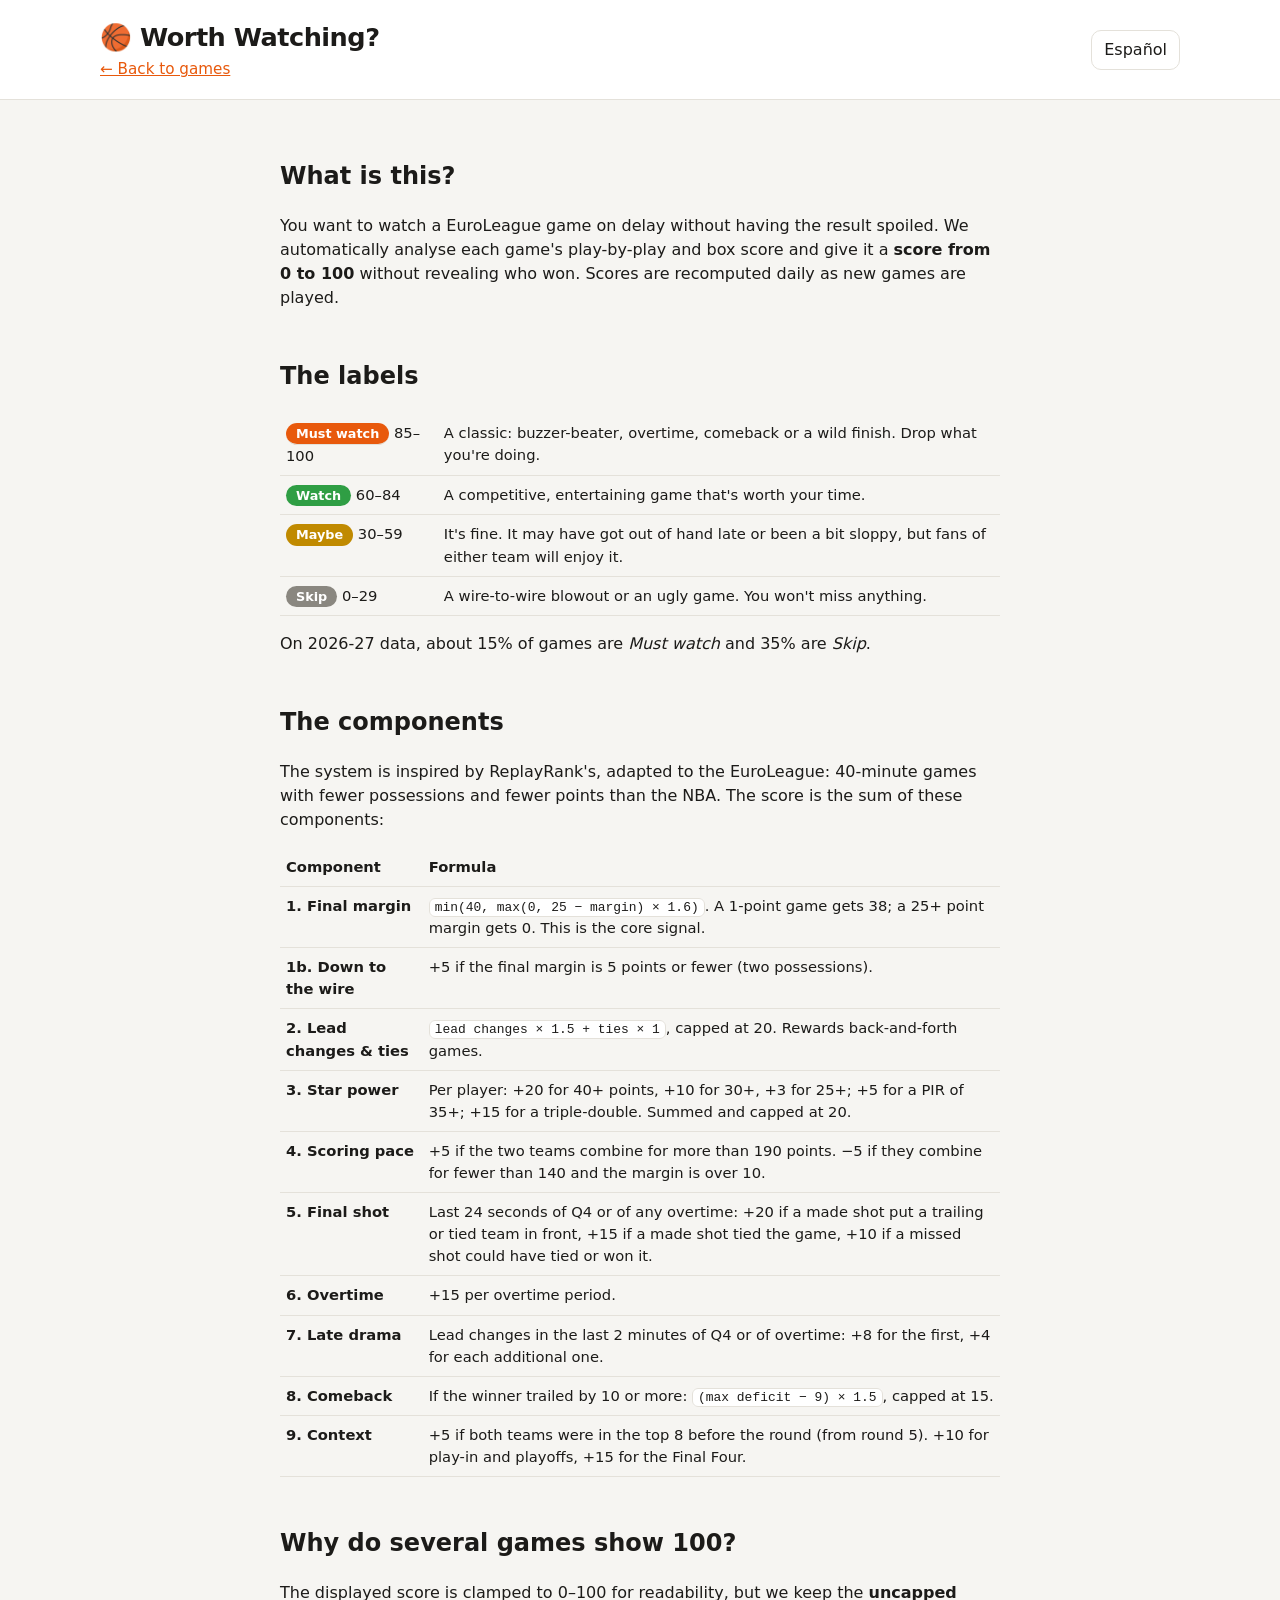
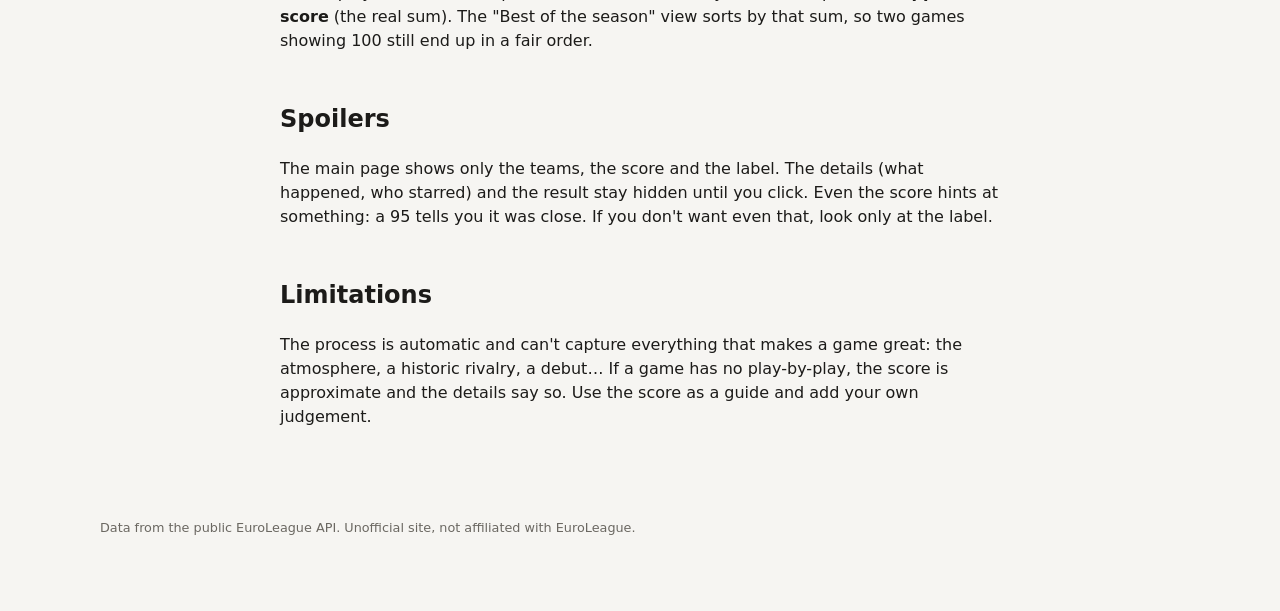
<file: site/methodology.html>
<!doctype html>
<html lang="es">
<head>
  <meta charset="utf-8">
  <meta name="viewport" content="width=device-width, initial-scale=1">
  <title>Cómo puntuamos</title>
  <link rel="icon" href="data:image/svg+xml,<svg xmlns='http://www.w3.org/2000/svg' viewBox='0 0 100 100'><text y='.9em' font-size='90'>🏀</text></svg>">
  <link rel="stylesheet" href="styles.css">
</head>
<body data-title-key="methodology">
  <header class="top">
    <div class="wrap top-inner">
      <div>
        <h1 data-i18n="title"></h1>
        <p class="sub"><a href="index.html" data-i18n="back"></a></p>
      </div>
      <nav class="top-actions"><button id="lang" class="ghost" type="button" data-i18n="lang_switch"></button></nav>
    </div>
  </header>

  <main class="wrap doc">
    <!-- ======================= ESPAÑOL ======================= -->
    <section data-lang="es">
      <h2>Qué es esto</h2>
      <p>Quieres ver un partido de Euroliga en diferido pero no quieres que te destripen el resultado. Analizamos de forma automática el jugada a jugada y el box score de cada partido y le damos una <b>puntuación de 0 a 100</b> sin revelar quién ganó. La puntuación se recalcula cada día con los partidos nuevos.</p>

      <h2>Las etiquetas</h2>
      <table>
        <tr><td><span class="pill top">Imprescindible</span> 85–100</td><td>Un clásico: canasta sobre la bocina, prórroga, remontada o un final de locos. Deja lo que estés haciendo.</td></tr>
        <tr><td><span class="pill watch">Merece la pena</span> 60–84</td><td>Un partido competido y entretenido que vale tu tiempo.</td></tr>
        <tr><td><span class="pill maybe">Quizás</span> 30–59</td><td>Está bien. A lo mejor se rompió al final o fue algo espeso, pero si eres de uno de los dos equipos lo disfrutarás.</td></tr>
        <tr><td><span class="pill skip">Sáltatelo</span> 0–29</td><td>Paliza de principio a fin o un partido feo. No te pierdes nada.</td></tr>
      </table>
      <p>Con los datos de la temporada 2026-27, alrededor del 15&nbsp;% de los partidos son <i>Imprescindibles</i> y un 35&nbsp;% <i>Sáltatelo</i>.</p>

      <h2>Los componentes</h2>
      <p>El sistema se inspira en el de ReplayRank, adaptado a la Euroliga: partidos de 40 minutos, menos posesiones y menos puntos que en la NBA. La puntuación es la suma de estos componentes:</p>
      <table>
        <tr><th>Componente</th><th>Cálculo</th></tr>
        <tr><td><b>1. Igualdad final</b></td><td><code>min(40, max(0, 25 − diferencia) × 1,6)</code>. Un partido de 1 punto suma 38; uno de 25 o más, 0. Es la señal principal.</td></tr>
        <tr><td><b>1b. Final apretado</b></td><td>+5 si la diferencia final es de 5 puntos o menos (dos posesiones).</td></tr>
        <tr><td><b>2. Cambios de líder y empates</b></td><td><code>cambios × 1,5 + empates × 1</code>, con un máximo de 20. Premia los partidos de ida y vuelta.</td></tr>
        <tr><td><b>3. Actuaciones individuales</b></td><td>Por jugador: +20 con 40 puntos o más, +10 con 30 o más, +3 con 25 o más; +5 con 35 o más de valoración; +15 por un triple-doble. Se suma todo y el máximo es 20.</td></tr>
        <tr><td><b>4. Ritmo anotador</b></td><td>+5 si entre los dos equipos suman más de 190 puntos. −5 si suman menos de 140 y la diferencia es de más de 10.</td></tr>
        <tr><td><b>5. Último tiro</b></td><td>Últimos 24 segundos del 4.º cuarto o de cada prórroga: +20 si un tiro anotado puso por delante al equipo que iba perdiendo o empatado, +15 si un tiro anotado empató, +10 si un tiro fallado podía empatar o ganar.</td></tr>
        <tr><td><b>6. Prórrogas</b></td><td>+15 por cada prórroga.</td></tr>
        <tr><td><b>7. Drama final</b></td><td>Cambios de líder en los 2 últimos minutos del 4.º cuarto o de las prórrogas: +8 por el primero y +4 por cada uno más.</td></tr>
        <tr><td><b>8. Remontada</b></td><td>Si el ganador llegó a perder de 10 o más: <code>(máx. desventaja − 9) × 1,5</code>, con un máximo de 15.</td></tr>
        <tr><td><b>9. Contexto</b></td><td>+5 si los dos equipos estaban en el Top 8 antes de la jornada (desde la jornada 5). +10 en play-in y playoffs, +15 en la Final Four.</td></tr>
      </table>

      <h2>¿Por qué varios partidos tienen 100?</h2>
      <p>La nota visible se limita a 0–100 para que sea fácil de leer, pero guardamos la <b>puntuación sin límite</b> (la suma real). La vista «Mejores de la temporada» ordena por esa suma, así que dos partidos con 100 quedan en el orden justo.</p>

      <h2>Spoilers</h2>
      <p>En la portada solo se ven los equipos, la puntuación y la etiqueta. Los detalles (qué pasó, qué jugador destacó) y el resultado están ocultos hasta que pulses el botón. Incluso la nota da alguna pista: un 95 te dice que fue igualado. Si no quieres ni eso, mira solo la etiqueta.</p>

      <h2>Limitaciones</h2>
      <p>El proceso es automático y no sabe todo lo que hace bueno a un partido: el ambiente, una rivalidad histórica, un debut… Si un partido no tiene jugada a jugada, la puntuación es aproximada y se avisa en los detalles. Usa la nota como guía y mézclala con tu criterio.</p>
    </section>

    <!-- ======================= ENGLISH ======================= -->
    <section data-lang="en" hidden>
      <h2>What is this?</h2>
      <p>You want to watch a EuroLeague game on delay without having the result spoiled. We automatically analyse each game's play-by-play and box score and give it a <b>score from 0 to 100</b> without revealing who won. Scores are recomputed daily as new games are played.</p>

      <h2>The labels</h2>
      <table>
        <tr><td><span class="pill top">Must watch</span> 85–100</td><td>A classic: buzzer-beater, overtime, comeback or a wild finish. Drop what you're doing.</td></tr>
        <tr><td><span class="pill watch">Watch</span> 60–84</td><td>A competitive, entertaining game that's worth your time.</td></tr>
        <tr><td><span class="pill maybe">Maybe</span> 30–59</td><td>It's fine. It may have got out of hand late or been a bit sloppy, but fans of either team will enjoy it.</td></tr>
        <tr><td><span class="pill skip">Skip</span> 0–29</td><td>A wire-to-wire blowout or an ugly game. You won't miss anything.</td></tr>
      </table>
      <p>On 2026-27 data, about 15% of games are <i>Must watch</i> and 35% are <i>Skip</i>.</p>

      <h2>The components</h2>
      <p>The system is inspired by ReplayRank's, adapted to the EuroLeague: 40-minute games with fewer possessions and fewer points than the NBA. The score is the sum of these components:</p>
      <table>
        <tr><th>Component</th><th>Formula</th></tr>
        <tr><td><b>1. Final margin</b></td><td><code>min(40, max(0, 25 − margin) × 1.6)</code>. A 1-point game gets 38; a 25+ point margin gets 0. This is the core signal.</td></tr>
        <tr><td><b>1b. Down to the wire</b></td><td>+5 if the final margin is 5 points or fewer (two possessions).</td></tr>
        <tr><td><b>2. Lead changes &amp; ties</b></td><td><code>lead changes × 1.5 + ties × 1</code>, capped at 20. Rewards back-and-forth games.</td></tr>
        <tr><td><b>3. Star power</b></td><td>Per player: +20 for 40+ points, +10 for 30+, +3 for 25+; +5 for a PIR of 35+; +15 for a triple-double. Summed and capped at 20.</td></tr>
        <tr><td><b>4. Scoring pace</b></td><td>+5 if the two teams combine for more than 190 points. −5 if they combine for fewer than 140 and the margin is over 10.</td></tr>
        <tr><td><b>5. Final shot</b></td><td>Last 24 seconds of Q4 or of any overtime: +20 if a made shot put a trailing or tied team in front, +15 if a made shot tied the game, +10 if a missed shot could have tied or won it.</td></tr>
        <tr><td><b>6. Overtime</b></td><td>+15 per overtime period.</td></tr>
        <tr><td><b>7. Late drama</b></td><td>Lead changes in the last 2 minutes of Q4 or of overtime: +8 for the first, +4 for each additional one.</td></tr>
        <tr><td><b>8. Comeback</b></td><td>If the winner trailed by 10 or more: <code>(max deficit − 9) × 1.5</code>, capped at 15.</td></tr>
        <tr><td><b>9. Context</b></td><td>+5 if both teams were in the top 8 before the round (from round 5). +10 for play-in and playoffs, +15 for the Final Four.</td></tr>
      </table>

      <h2>Why do several games show 100?</h2>
      <p>The displayed score is clamped to 0–100 for readability, but we keep the <b>uncapped score</b> (the real sum). The "Best of the season" view sorts by that sum, so two games showing 100 still end up in a fair order.</p>

      <h2>Spoilers</h2>
      <p>The main page shows only the teams, the score and the label. The details (what happened, who starred) and the result stay hidden until you click. Even the score hints at something: a 95 tells you it was close. If you don't want even that, look only at the label.</p>

      <h2>Limitations</h2>
      <p>The process is automatic and can't capture everything that makes a game great: the atmosphere, a historic rivalry, a debut… If a game has no play-by-play, the score is approximate and the details say so. Use the score as a guide and add your own judgement.</p>
    </section>
  </main>

  <footer class="wrap foot"><p data-i18n="footer"></p></footer>
  <script src="i18n.js"></script>
  <script>
    I18N.load(I18N.lang);
    document.getElementById("lang").onclick = () => I18N.toggle();
  </script>
</body>
</html>
</file>
<file: site/styles.css>
:root {
  --bg: #f6f5f2;
  --surface: #ffffff;
  --text: #1c1b19;
  --muted: #6b6862;
  --line: #e4e1da;
  --accent: #e8590c;
  --top: #e8590c;
  --watch: #2f9e44;
  --maybe: #c08a00;
  --skip: #8a8780;
  --neg: #c92a2a;
  --radius: 14px;
  color-scheme: light;
}
@media (prefers-color-scheme: dark) {
  :root {
    --bg: #141412;
    --surface: #1e1d1b;
    --text: #efede8;
    --muted: #a19d95;
    --line: #34322e;
    --top: #ff7a33;
    --watch: #51cf66;
    --maybe: #f0b429;
    --skip: #77736b;
    --neg: #ff6b6b;
    color-scheme: dark;
  }
}

* { box-sizing: border-box; }
body {
  margin: 0;
  font: 16px/1.5 system-ui, -apple-system, "Segoe UI", Roboto, sans-serif;
  background: var(--bg);
  color: var(--text);
}
.wrap { max-width: 1120px; margin: 0 auto; padding: 0 20px; }
a { color: var(--accent); }
[hidden] { display: none !important; }

/* Header */
.top { border-bottom: 1px solid var(--line); background: var(--surface); }
.top-inner { display: flex; justify-content: space-between; align-items: center; gap: 16px; padding-top: 18px; padding-bottom: 18px; flex-wrap: wrap; }
h1 { margin: 0; font-size: 1.6rem; letter-spacing: -0.02em; }
h1::before { content: "🏀 "; }
.sub { margin: 2px 0 0; color: var(--muted); font-size: 0.95rem; }
.top-actions { display: flex; gap: 14px; align-items: center; }

/* Controls */
button, select {
  font: inherit; color: inherit; background: var(--surface);
  border: 1px solid var(--line); border-radius: 10px; padding: 7px 12px; cursor: pointer;
}
button:disabled { opacity: 0.35; cursor: default; }
button:focus-visible, select:focus-visible, input:focus-visible { outline: 2px solid var(--accent); outline-offset: 2px; }
.ghost { background: transparent; }
.icon { padding: 7px 11px; font-size: 1.1rem; line-height: 1; }
.toolbar { display: flex; flex-wrap: wrap; gap: 10px; align-items: center; margin: 22px 0 18px; }
.seg { display: inline-flex; border: 1px solid var(--line); border-radius: 10px; overflow: hidden; }
.seg button { border: 0; border-radius: 0; background: var(--surface); }
.seg button[aria-selected="true"] { background: var(--text); color: var(--bg); }
.round-nav { display: inline-flex; gap: 4px; align-items: center; }
.switch { display: inline-flex; gap: 6px; align-items: center; color: var(--muted); font-size: 0.92rem; cursor: pointer; margin-left: auto; }

/* Cards */
.grid { display: grid; grid-template-columns: repeat(auto-fill, minmax(310px, 1fr)); gap: 14px; align-items: start; }
.card {
  --c: var(--skip);
  background: var(--surface); border: 1px solid var(--line); border-radius: var(--radius);
  padding: 14px 16px; display: grid; grid-template-columns: 1fr auto; gap: 6px 14px;
  border-top: 4px solid var(--c);
}
.l-top { --c: var(--top); }
.l-watch { --c: var(--watch); }
.l-maybe { --c: var(--maybe); }
.when { grid-column: 1 / -1; color: var(--muted); font-size: 0.82rem; text-transform: capitalize; }
.teams { display: flex; flex-direction: column; gap: 8px; justify-content: center; min-width: 0; }
.team { display: flex; align-items: center; gap: 10px; font-weight: 600; min-width: 0; }
.team span { overflow: hidden; text-overflow: ellipsis; white-space: nowrap; }
.team img { width: 28px; height: 28px; object-fit: contain; flex: none; }
.rating { display: flex; flex-direction: column; align-items: center; gap: 4px; }
.ring {
  --p: 0;
  width: 64px; height: 64px; border-radius: 50%; display: grid; place-items: center;
  background: conic-gradient(var(--c) calc(var(--p) * 1%), var(--line) 0);
}
.ring .num {
  width: 52px; height: 52px; border-radius: 50%; background: var(--surface);
  display: grid; place-items: center; font-weight: 800; font-size: 1.3rem; font-variant-numeric: tabular-nums;
}
.label { font-size: 0.75rem; font-weight: 700; text-transform: uppercase; letter-spacing: 0.04em; color: var(--c); text-align: center; max-width: 96px; }
.result {
  grid-column: 1 / -1; display: grid; grid-template-columns: 1fr auto 1fr; gap: 10px; align-items: center;
  background: var(--bg); border-radius: 10px; padding: 6px 10px; font-size: 0.9rem;
}
.result span:last-child { text-align: right; }
.result b { font-size: 1.05rem; font-variant-numeric: tabular-nums; }
.actions { grid-column: 1 / -1; display: flex; gap: 8px; flex-wrap: wrap; }
.actions button { font-size: 0.85rem; padding: 5px 10px; }
.actions small { color: var(--muted); }
.details { grid-column: 1 / -1; border-top: 1px dashed var(--line); padding-top: 10px; font-size: 0.9rem; }
.details h4 { margin: 12px 0 6px; font-size: 0.8rem; text-transform: uppercase; letter-spacing: 0.05em; color: var(--muted); }
.tags { margin: 0; padding: 0; list-style: none; display: flex; flex-wrap: wrap; gap: 6px; }
.tags li { background: var(--bg); border: 1px solid var(--line); border-radius: 999px; padding: 2px 10px; font-size: 0.82rem; }
.bd-row { display: grid; grid-template-columns: 1fr 80px 44px; gap: 8px; align-items: center; font-size: 0.83rem; padding: 2px 0; }
.bd-row b { text-align: right; font-variant-numeric: tabular-nums; }
.bar { height: 6px; background: var(--line); border-radius: 3px; overflow: hidden; }
.bar i { display: block; height: 100%; background: var(--c); }
.bar i.neg { background: var(--neg); }
.bd-row.total { border-top: 1px solid var(--line); margin-top: 4px; padding-top: 6px; }
.muted { color: var(--muted); }
.small { font-size: 0.8rem; }
.empty { color: var(--muted); grid-column: 1 / -1; text-align: center; padding: 40px 0; }
.meta { color: var(--muted); font-size: 0.85rem; margin: 22px 0 0; }
.foot { color: var(--muted); font-size: 0.8rem; padding-top: 20px; padding-bottom: 40px; }

/* Methodology */
.doc { max-width: 760px; padding-top: 10px; padding-bottom: 40px; }
.doc h2 { margin-top: 2em; }
.doc table { border-collapse: collapse; width: 100%; font-size: 0.92rem; margin: 1em 0; }
.doc th, .doc td { border-bottom: 1px solid var(--line); padding: 8px 6px; text-align: left; vertical-align: top; }
.doc code { background: var(--surface); border: 1px solid var(--line); border-radius: 6px; padding: 1px 5px; font-size: 0.88em; }
.pill { display: inline-block; white-space: nowrap; border-radius: 999px; padding: 1px 10px; font-weight: 700; font-size: 0.8rem; color: #fff; }
.pill.top { background: var(--top); } .pill.watch { background: var(--watch); }
.pill.maybe { background: var(--maybe); } .pill.skip { background: var(--skip); }

@media (max-width: 640px) {
  .switch { margin-left: 0; }
  .toolbar select { flex: 1 1 140px; }
  h1 { font-size: 1.35rem; }
}
</file>
